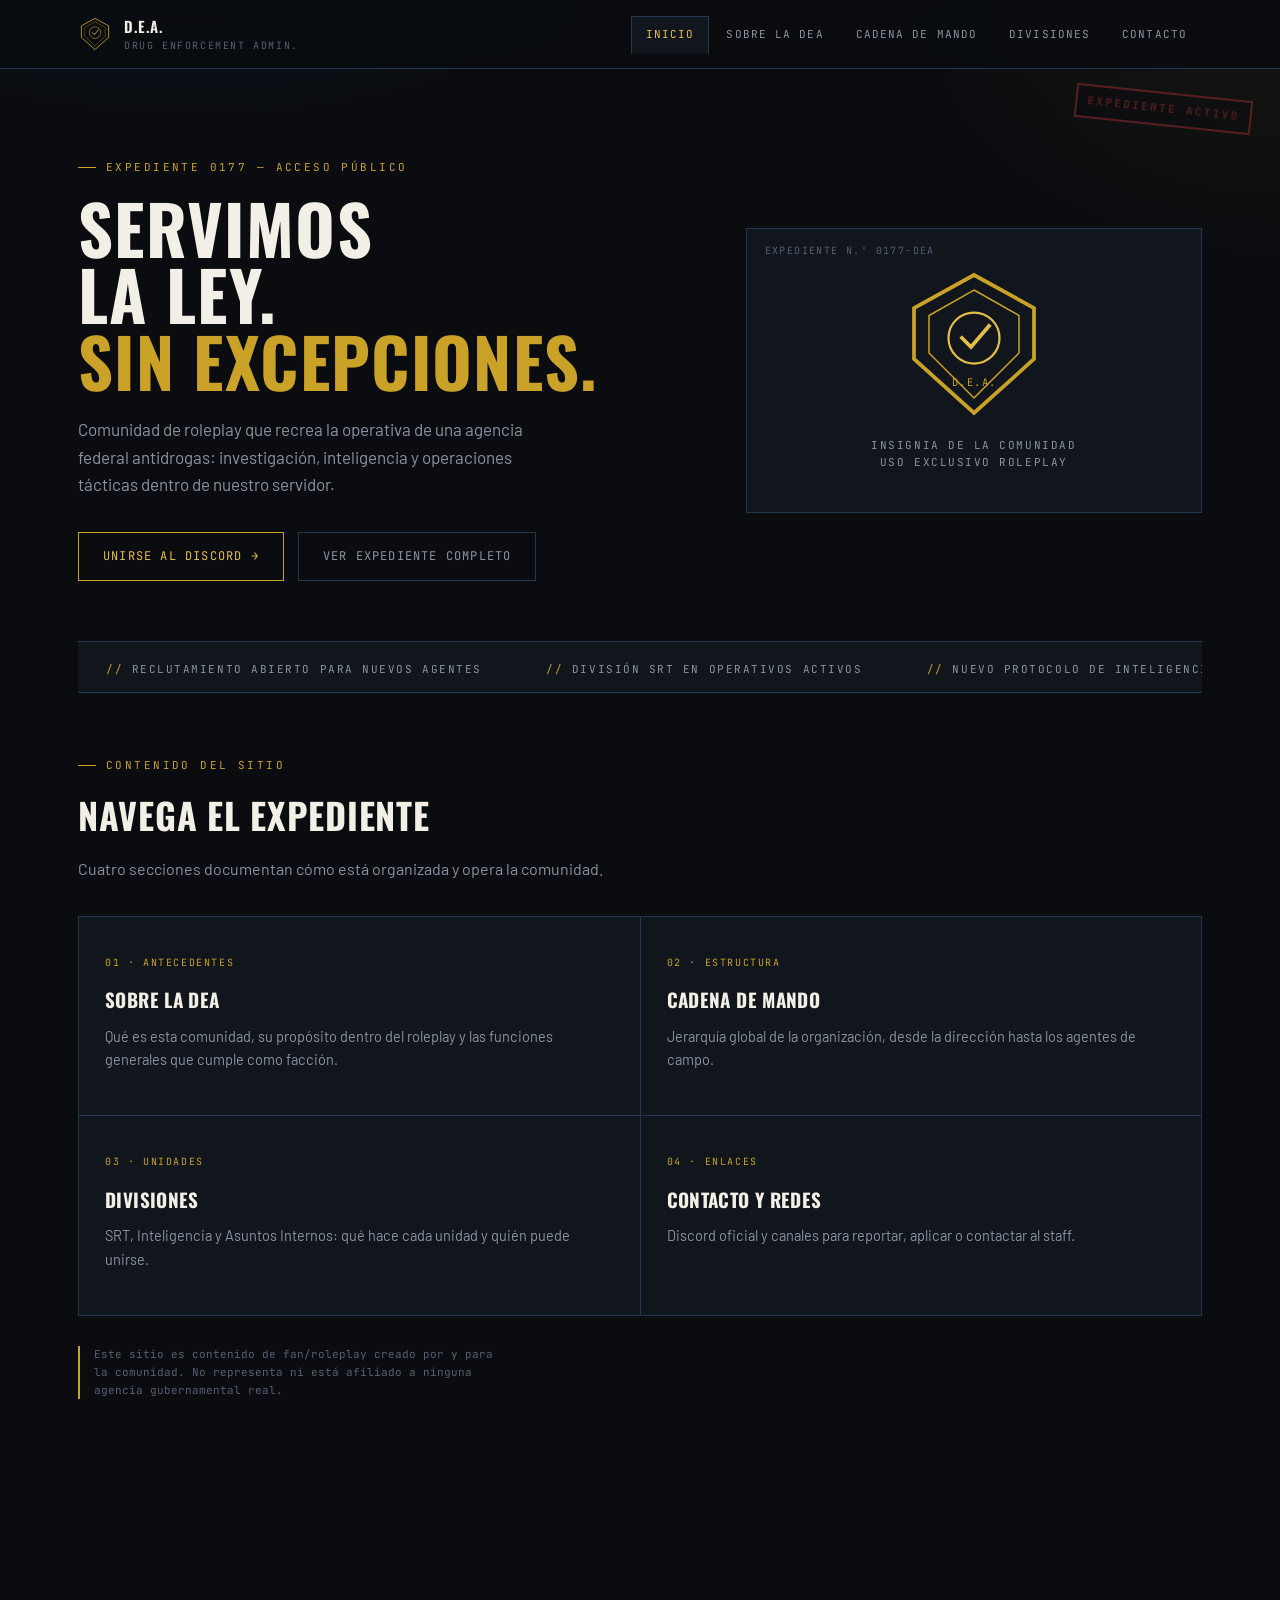
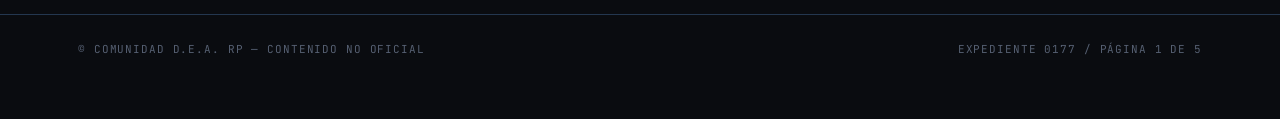
<file: index.html>
<!DOCTYPE html>
<html lang="es">
<head>
<meta charset="UTF-8">
<meta name="viewport" content="width=device-width, initial-scale=1.0">
<title>D.E.A. | Drug Enforcement Administration — Comunidad de Roleplay</title>
<link rel="stylesheet" href="style.css">
</head>
<body>

<div class="stamp">EXPEDIENTE ACTIVO</div>

<header class="topbar">
  <div class="topbar-inner">
    <a href="index.html" class="brand">
      <svg class="brand-badge" viewBox="0 0 100 100" xmlns="http://www.w3.org/2000/svg">
        <polygon points="50,4 90,26 90,60 50,96 10,60 10,26" fill="none" stroke="#c9a227" stroke-width="2.5"/>
        <polygon points="50,14 80,31 80,56 50,86 20,56 20,31" fill="none" stroke="#c9a227" stroke-width="1"/>
        <circle cx="50" cy="46" r="17" fill="none" stroke="#e3bd48" stroke-width="1.5"/>
        <path d="M42 46 L48 52 L60 38" fill="none" stroke="#e3bd48" stroke-width="2.5" stroke-linecap="square" stroke-linejoin="miter"/>
      </svg>
      <span class="brand-text">
        <span class="line1" style="display:block;">D.E.A.</span>
        <span class="line2" style="display:block;">DRUG ENFORCEMENT ADMIN.</span>
      </span>
    </a>
    <nav class="tabs">
      <a href="index.html" class="active">Inicio</a>
      <a href="sobre.html">Sobre la DEA</a>
      <a href="cadena-mando.html">Cadena de Mando</a>
      <a href="divisiones.html">Divisiones</a>
      <a href="contacto.html">Contacto</a>
    </nav>
  </div>
</header>

<div class="shell">

  <section class="hero">
    <div>
      <span class="eyebrow">Expediente 0177 — Acceso Público</span>
      <h1>Servimos<br>la ley.<br><span>Sin excepciones.</span></h1>
      <p class="lead">Comunidad de roleplay que recrea la operativa de una agencia federal antidrogas: investigación, inteligencia y operaciones tácticas dentro de nuestro servidor.</p>
      <div class="hero-actions">
        <a href="https://discord.gg/jq3ZECNjwX" class="btn" target="_blank" rel="noopener">Unirse al Discord →</a>
        <a href="sobre.html" class="btn ghost">Ver expediente completo</a>
      </div>
    </div>

    <div class="hero-badge-panel">
      <svg viewBox="0 0 100 100" xmlns="http://www.w3.org/2000/svg">
        <polygon points="50,4 90,26 90,60 50,96 10,60 10,26" fill="none" stroke="#c9a227" stroke-width="2.5"/>
        <polygon points="50,14 80,31 80,56 50,86 20,56 20,31" fill="none" stroke="#c9a227" stroke-width="1"/>
        <circle cx="50" cy="46" r="17" fill="none" stroke="#e3bd48" stroke-width="1.5"/>
        <path d="M42 46 L48 52 L60 38" fill="none" stroke="#e3bd48" stroke-width="2.5" stroke-linecap="square" stroke-linejoin="miter"/>
        <text x="50" y="78" text-anchor="middle" font-family="JetBrains Mono, monospace" font-size="7" fill="#c9a227" letter-spacing="1">D.E.A.</text>
      </svg>
      <div class="hero-badge-caption">INSIGNIA DE LA COMUNIDAD<br>USO EXCLUSIVO ROLEPLAY</div>
    </div>
  </section>

  <div class="ticker">
    <div class="ticker-track">
      <span>RECLUTAMIENTO ABIERTO PARA NUEVOS AGENTES</span>
      <span>DIVISIÓN SRT EN OPERATIVOS ACTIVOS</span>
      <span>NUEVO PROTOCOLO DE INTELIGENCIA DISPONIBLE</span>
      <span>ASUNTOS INTERNOS REVISA CASOS PENDIENTES</span>
      <span>RECLUTAMIENTO ABIERTO PARA NUEVOS AGENTES</span>
      <span>DIVISIÓN SRT EN OPERATIVOS ACTIVOS</span>
      <span>NUEVO PROTOCOLO DE INTELIGENCIA DISPONIBLE</span>
      <span>ASUNTOS INTERNOS REVISA CASOS PENDIENTES</span>
    </div>
  </div>

  <section class="section">
    <div class="section-head">
      <span class="eyebrow">Contenido del sitio</span>
      <h2>Navega el expediente</h2>
      <p>Cuatro secciones documentan cómo está organizada y opera la comunidad.</p>
    </div>

    <div class="grid-2">
      <a href="sobre.html" class="card" style="display:block;">
        <span class="tag">01 · Antecedentes</span>
        <h3>Sobre la DEA</h3>
        <p>Qué es esta comunidad, su propósito dentro del roleplay y las funciones generales que cumple como facción.</p>
      </a>
      <a href="cadena-mando.html" class="card" style="display:block;">
        <span class="tag">02 · Estructura</span>
        <h3>Cadena de mando</h3>
        <p>Jerarquía global de la organización, desde la dirección hasta los agentes de campo.</p>
      </a>
      <a href="divisiones.html" class="card" style="display:block;">
        <span class="tag">03 · Unidades</span>
        <h3>Divisiones</h3>
        <p>SRT, Inteligencia y Asuntos Internos: qué hace cada unidad y quién puede unirse.</p>
      </a>
      <a href="contacto.html" class="card" style="display:block;">
        <span class="tag">04 · Enlaces</span>
        <h3>Contacto y redes</h3>
        <p>Discord oficial y canales para reportar, aplicar o contactar al staff.</p>
      </a>
    </div>

    <p class="kicker-note">Este sitio es contenido de fan/roleplay creado por y para la comunidad. No representa ni está afiliado a ninguna agencia gubernamental real.</p>
  </section>

</div>

<footer>
  <div class="footer-inner">
    <span>© COMUNIDAD D.E.A. RP — CONTENIDO NO OFICIAL</span>
    <span>EXPEDIENTE 0177 / PÁGINA 1 DE 5</span>
  </div>
</footer>

</body>
</html>
</file>
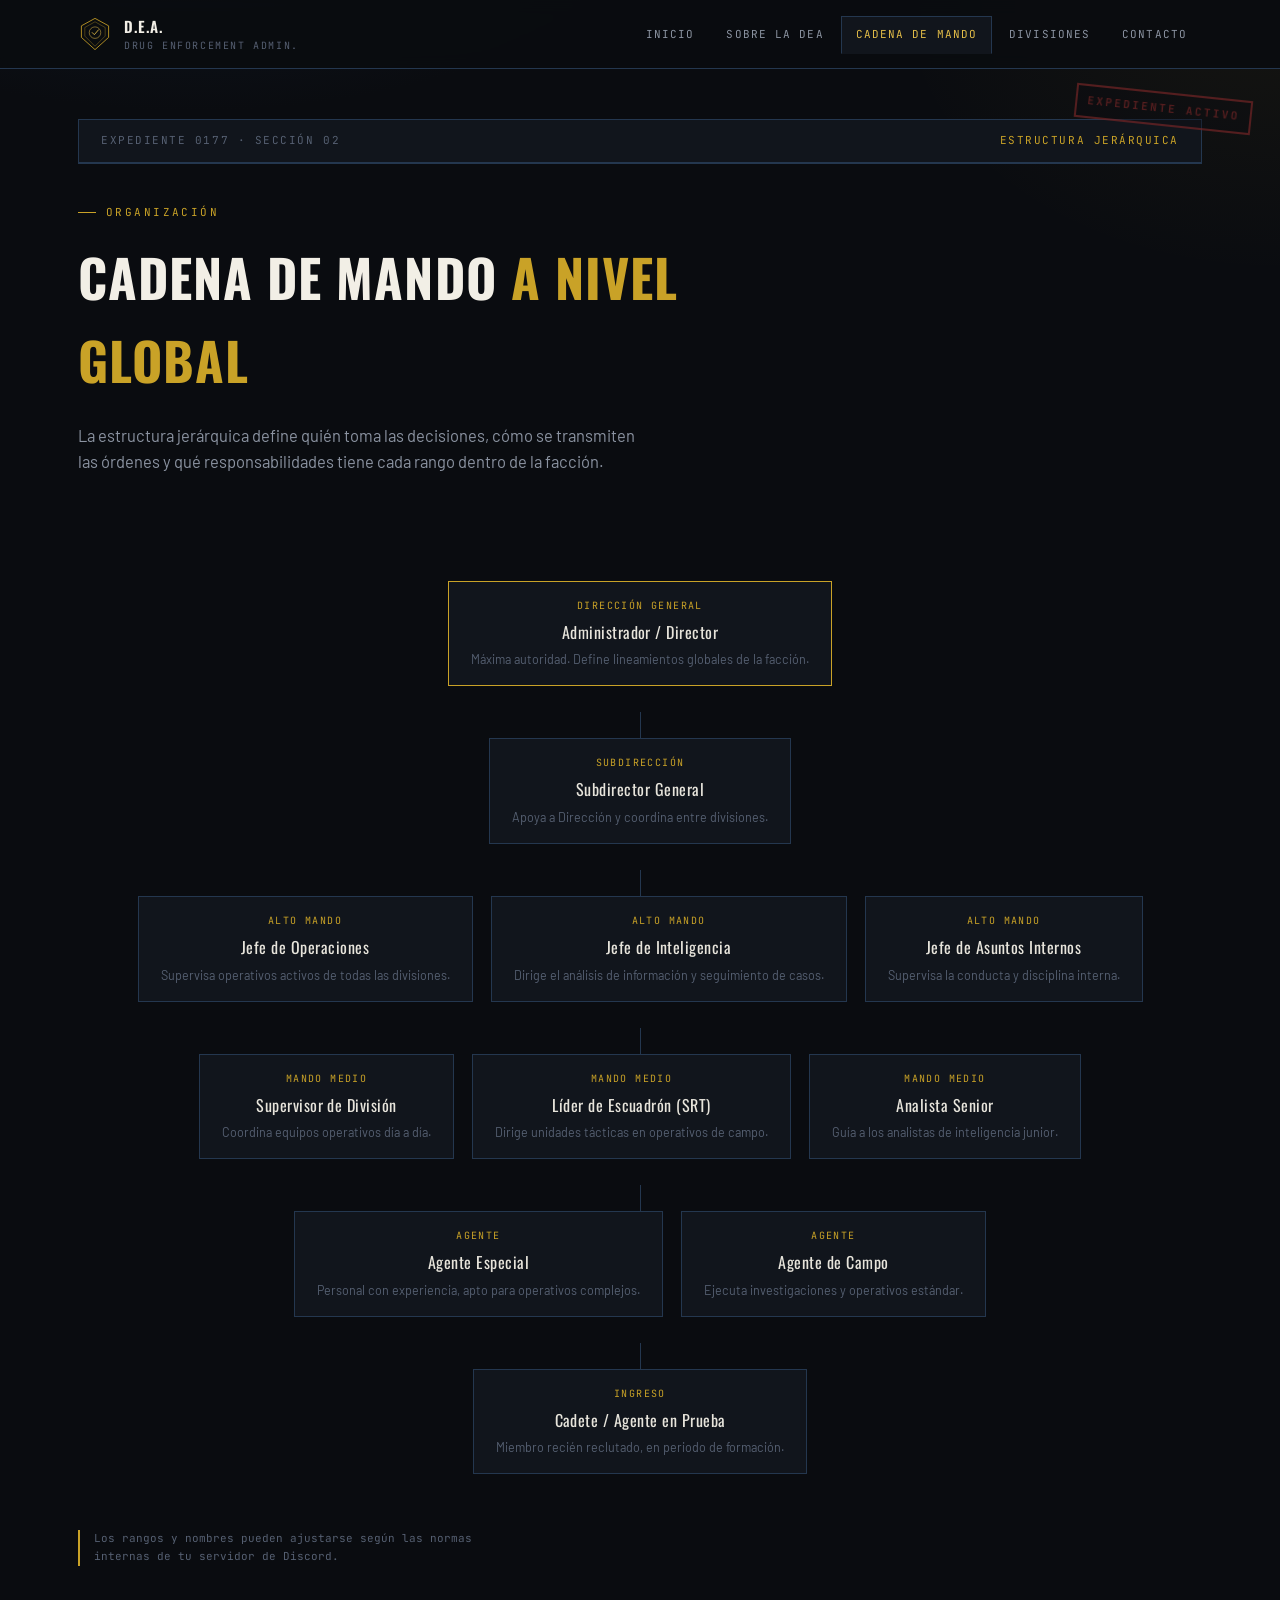
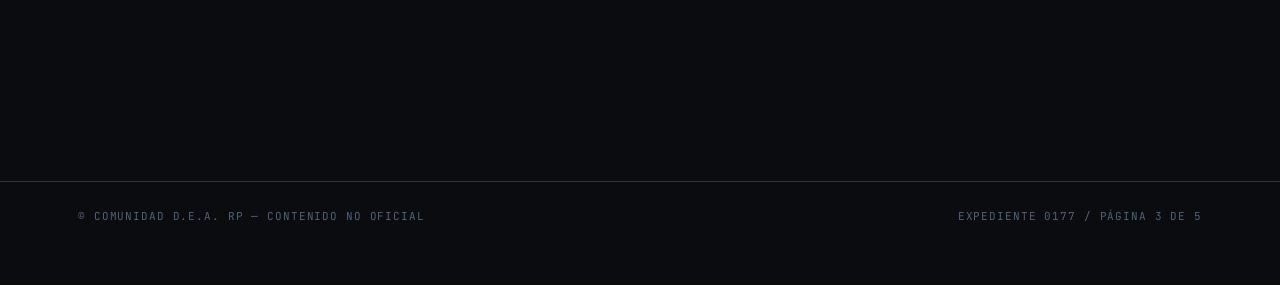
<file: cadena-mando.html>
<!DOCTYPE html>
<html lang="es">
<head>
<meta charset="UTF-8">
<meta name="viewport" content="width=device-width, initial-scale=1.0">
<title>Cadena de Mando | D.E.A. Comunidad de Roleplay</title>
<link rel="stylesheet" href="style.css">
</head>
<body>

<div class="stamp">EXPEDIENTE ACTIVO</div>

<header class="topbar">
  <div class="topbar-inner">
    <a href="index.html" class="brand">
      <svg class="brand-badge" viewBox="0 0 100 100" xmlns="http://www.w3.org/2000/svg">
        <polygon points="50,4 90,26 90,60 50,96 10,60 10,26" fill="none" stroke="#c9a227" stroke-width="2.5"/>
        <polygon points="50,14 80,31 80,56 50,86 20,56 20,31" fill="none" stroke="#c9a227" stroke-width="1"/>
        <circle cx="50" cy="46" r="17" fill="none" stroke="#e3bd48" stroke-width="1.5"/>
        <path d="M42 46 L48 52 L60 38" fill="none" stroke="#e3bd48" stroke-width="2.5" stroke-linecap="square" stroke-linejoin="miter"/>
      </svg>
      <span class="brand-text">
        <span class="line1" style="display:block;">D.E.A.</span>
        <span class="line2" style="display:block;">DRUG ENFORCEMENT ADMIN.</span>
      </span>
    </a>
    <nav class="tabs">
      <a href="index.html">Inicio</a>
      <a href="sobre.html">Sobre la DEA</a>
      <a href="cadena-mando.html" class="active">Cadena de Mando</a>
      <a href="divisiones.html">Divisiones</a>
      <a href="contacto.html">Contacto</a>
    </nav>
  </div>
</header>

<div class="shell">

  <div class="case-file" style="margin-top: 50px;">
    <div class="case-file-header">
      <span>EXPEDIENTE 0177 · SECCIÓN 02</span>
      <span class="status">ESTRUCTURA JERÁRQUICA</span>
    </div>
  </div>

  <section class="section" style="padding-top:40px;">
    <span class="eyebrow">Organización</span>
    <h1 style="font-size:clamp(32px,4.4vw,52px); margin-top:14px; max-width:22ch;">Cadena de mando <span style="color:var(--gold);">a nivel global</span></h1>
    <p style="color:var(--text-dim); max-width:64ch; margin-top:20px; font-size:16.5px;">
      La estructura jerárquica define quién toma las decisiones, cómo se transmiten las órdenes y qué responsabilidades tiene cada rango dentro de la facción.
    </p>
  </section>

  <section class="section" style="padding-top:0;">
    <div class="org-chart">

      <div class="org-tier">
        <div class="org-node top">
          <div class="role">Dirección General</div>
          <div class="name">Administrador / Director</div>
          <div class="desc">Máxima autoridad. Define lineamientos globales de la facción.</div>
        </div>
      </div>

      <div class="org-tier">
        <div class="org-node">
          <div class="role">Subdirección</div>
          <div class="name">Subdirector General</div>
          <div class="desc">Apoya a Dirección y coordina entre divisiones.</div>
        </div>
      </div>

      <div class="org-tier">
        <div class="org-node">
          <div class="role">Alto Mando</div>
          <div class="name">Jefe de Operaciones</div>
          <div class="desc">Supervisa operativos activos de todas las divisiones.</div>
        </div>
        <div class="org-node">
          <div class="role">Alto Mando</div>
          <div class="name">Jefe de Inteligencia</div>
          <div class="desc">Dirige el análisis de información y seguimiento de casos.</div>
        </div>
        <div class="org-node">
          <div class="role">Alto Mando</div>
          <div class="name">Jefe de Asuntos Internos</div>
          <div class="desc">Supervisa la conducta y disciplina interna.</div>
        </div>
      </div>

      <div class="org-tier">
        <div class="org-node">
          <div class="role">Mando Medio</div>
          <div class="name">Supervisor de División</div>
          <div class="desc">Coordina equipos operativos día a día.</div>
        </div>
        <div class="org-node">
          <div class="role">Mando Medio</div>
          <div class="name">Líder de Escuadrón (SRT)</div>
          <div class="desc">Dirige unidades tácticas en operativos de campo.</div>
        </div>
        <div class="org-node">
          <div class="role">Mando Medio</div>
          <div class="name">Analista Senior</div>
          <div class="desc">Guía a los analistas de inteligencia junior.</div>
        </div>
      </div>

      <div class="org-tier">
        <div class="org-node">
          <div class="role">Agente</div>
          <div class="name">Agente Especial</div>
          <div class="desc">Personal con experiencia, apto para operativos complejos.</div>
        </div>
        <div class="org-node">
          <div class="role">Agente</div>
          <div class="name">Agente de Campo</div>
          <div class="desc">Ejecuta investigaciones y operativos estándar.</div>
        </div>
      </div>

      <div class="org-tier">
        <div class="org-node">
          <div class="role">Ingreso</div>
          <div class="name">Cadete / Agente en Prueba</div>
          <div class="desc">Miembro recién reclutado, en periodo de formación.</div>
        </div>
      </div>

    </div>

    <p class="kicker-note">Los rangos y nombres pueden ajustarse según las normas internas de tu servidor de Discord.</p>
  </section>

</div>

<footer>
  <div class="footer-inner">
    <span>© COMUNIDAD D.E.A. RP — CONTENIDO NO OFICIAL</span>
    <span>EXPEDIENTE 0177 / PÁGINA 3 DE 5</span>
  </div>
</footer>

</body>
</html>
</file>
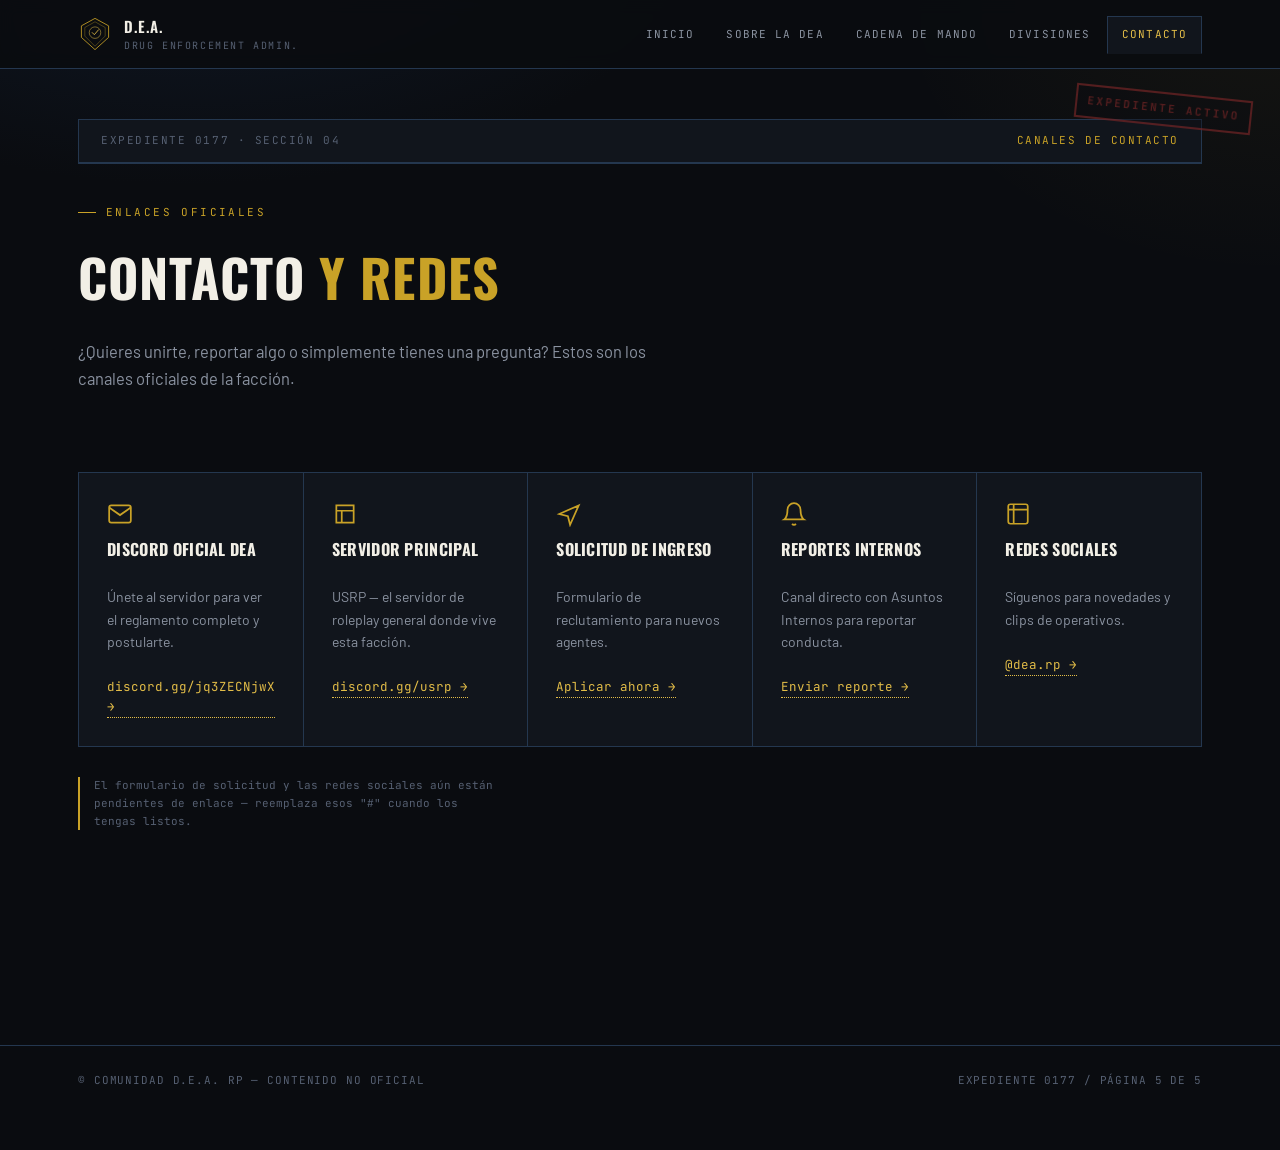
<file: contacto.html>
<!DOCTYPE html>
<html lang="es">
<head>
<meta charset="UTF-8">
<meta name="viewport" content="width=device-width, initial-scale=1.0">
<title>Contacto | D.E.A. Comunidad de Roleplay</title>
<link rel="stylesheet" href="style.css">
</head>
<body>

<div class="stamp">EXPEDIENTE ACTIVO</div>

<header class="topbar">
  <div class="topbar-inner">
    <a href="index.html" class="brand">
      <svg class="brand-badge" viewBox="0 0 100 100" xmlns="http://www.w3.org/2000/svg">
        <polygon points="50,4 90,26 90,60 50,96 10,60 10,26" fill="none" stroke="#c9a227" stroke-width="2.5"/>
        <polygon points="50,14 80,31 80,56 50,86 20,56 20,31" fill="none" stroke="#c9a227" stroke-width="1"/>
        <circle cx="50" cy="46" r="17" fill="none" stroke="#e3bd48" stroke-width="1.5"/>
        <path d="M42 46 L48 52 L60 38" fill="none" stroke="#e3bd48" stroke-width="2.5" stroke-linecap="square" stroke-linejoin="miter"/>
      </svg>
      <span class="brand-text">
        <span class="line1" style="display:block;">D.E.A.</span>
        <span class="line2" style="display:block;">DRUG ENFORCEMENT ADMIN.</span>
      </span>
    </a>
    <nav class="tabs">
      <a href="index.html">Inicio</a>
      <a href="sobre.html">Sobre la DEA</a>
      <a href="cadena-mando.html">Cadena de Mando</a>
      <a href="divisiones.html">Divisiones</a>
      <a href="contacto.html" class="active">Contacto</a>
    </nav>
  </div>
</header>

<div class="shell">

  <div class="case-file" style="margin-top: 50px;">
    <div class="case-file-header">
      <span>EXPEDIENTE 0177 · SECCIÓN 04</span>
      <span class="status">CANALES DE CONTACTO</span>
    </div>
  </div>

  <section class="section" style="padding-top:40px;">
    <span class="eyebrow">Enlaces oficiales</span>
    <h1 style="font-size:clamp(32px,4.4vw,52px); margin-top:14px; max-width:20ch;">Contacto <span style="color:var(--gold);">y redes</span></h1>
    <p style="color:var(--text-dim); max-width:64ch; margin-top:20px; font-size:16.5px;">
      ¿Quieres unirte, reportar algo o simplemente tienes una pregunta? Estos son los canales oficiales de la facción.
    </p>
  </section>

  <section class="section" style="padding-top:0;">
    <div class="contact-grid">

      <div class="contact-card">
        <svg class="icon" viewBox="0 0 24 24" fill="none" stroke="currentColor" stroke-width="1.6" xmlns="http://www.w3.org/2000/svg">
          <path d="M20 4L4 4a2 2 0 00-2 2v12a2 2 0 002 2h16a2 2 0 002-2V6a2 2 0 00-2-2z"/>
          <path d="M22 6l-10 7L2 6"/>
        </svg>
        <h3>Discord oficial DEA</h3>
        <p style="color:var(--text-dim); font-size:14px;">Únete al servidor para ver el reglamento completo y postularte.</p>
        <a href="https://discord.gg/jq3ZECNjwX" class="link" target="_blank" rel="noopener">discord.gg/jq3ZECNjwX →</a>
      </div>

      <div class="contact-card">
        <svg class="icon" viewBox="0 0 24 24" fill="none" stroke="currentColor" stroke-width="1.6" xmlns="http://www.w3.org/2000/svg">
          <path d="M4 4h16v16H4z"/>
          <path d="M4 9h16M9 9v11"/>
        </svg>
        <h3>Servidor Principal</h3>
        <p style="color:var(--text-dim); font-size:14px;">USRP — el servidor de roleplay general donde vive esta facción.</p>
        <a href="https://discord.gg/usrp" class="link" target="_blank" rel="noopener">discord.gg/usrp →</a>
      </div>

      <div class="contact-card">
        <svg class="icon" viewBox="0 0 24 24" fill="none" stroke="currentColor" stroke-width="1.6" xmlns="http://www.w3.org/2000/svg">
          <path d="M3 12l18-8-8 18-2-8-8-2z"/>
        </svg>
        <h3>Solicitud de ingreso</h3>
        <p style="color:var(--text-dim); font-size:14px;">Formulario de reclutamiento para nuevos agentes.</p>
        <a href="#" class="link">Aplicar ahora →</a>
      </div>

      <div class="contact-card">
        <svg class="icon" viewBox="0 0 24 24" fill="none" stroke="currentColor" stroke-width="1.6" xmlns="http://www.w3.org/2000/svg">
          <path d="M18 8a6 6 0 00-12 0c0 7-3 9-3 9h18s-3-2-3-9"/>
          <path d="M13.73 21a2 2 0 01-3.46 0"/>
        </svg>
        <h3>Reportes internos</h3>
        <p style="color:var(--text-dim); font-size:14px;">Canal directo con Asuntos Internos para reportar conducta.</p>
        <a href="#" class="link">Enviar reporte →</a>
      </div>

      <div class="contact-card">
        <svg class="icon" viewBox="0 0 24 24" fill="none" stroke="currentColor" stroke-width="1.6" xmlns="http://www.w3.org/2000/svg">
          <rect x="3" y="3" width="18" height="18" rx="2"/>
          <path d="M8 3v18M3 8h18"/>
        </svg>
        <h3>Redes sociales</h3>
        <p style="color:var(--text-dim); font-size:14px;">Síguenos para novedades y clips de operativos.</p>
        <a href="#" class="link">@dea.rp →</a>
      </div>

    </div>

    <p class="kicker-note">El formulario de solicitud y las redes sociales aún están pendientes de enlace — reemplaza esos "#" cuando los tengas listos.</p>
  </section>

</div>

<footer>
  <div class="footer-inner">
    <span>© COMUNIDAD D.E.A. RP — CONTENIDO NO OFICIAL</span>
    <span>EXPEDIENTE 0177 / PÁGINA 5 DE 5</span>
  </div>
</footer>

</body>
</html>
</file>
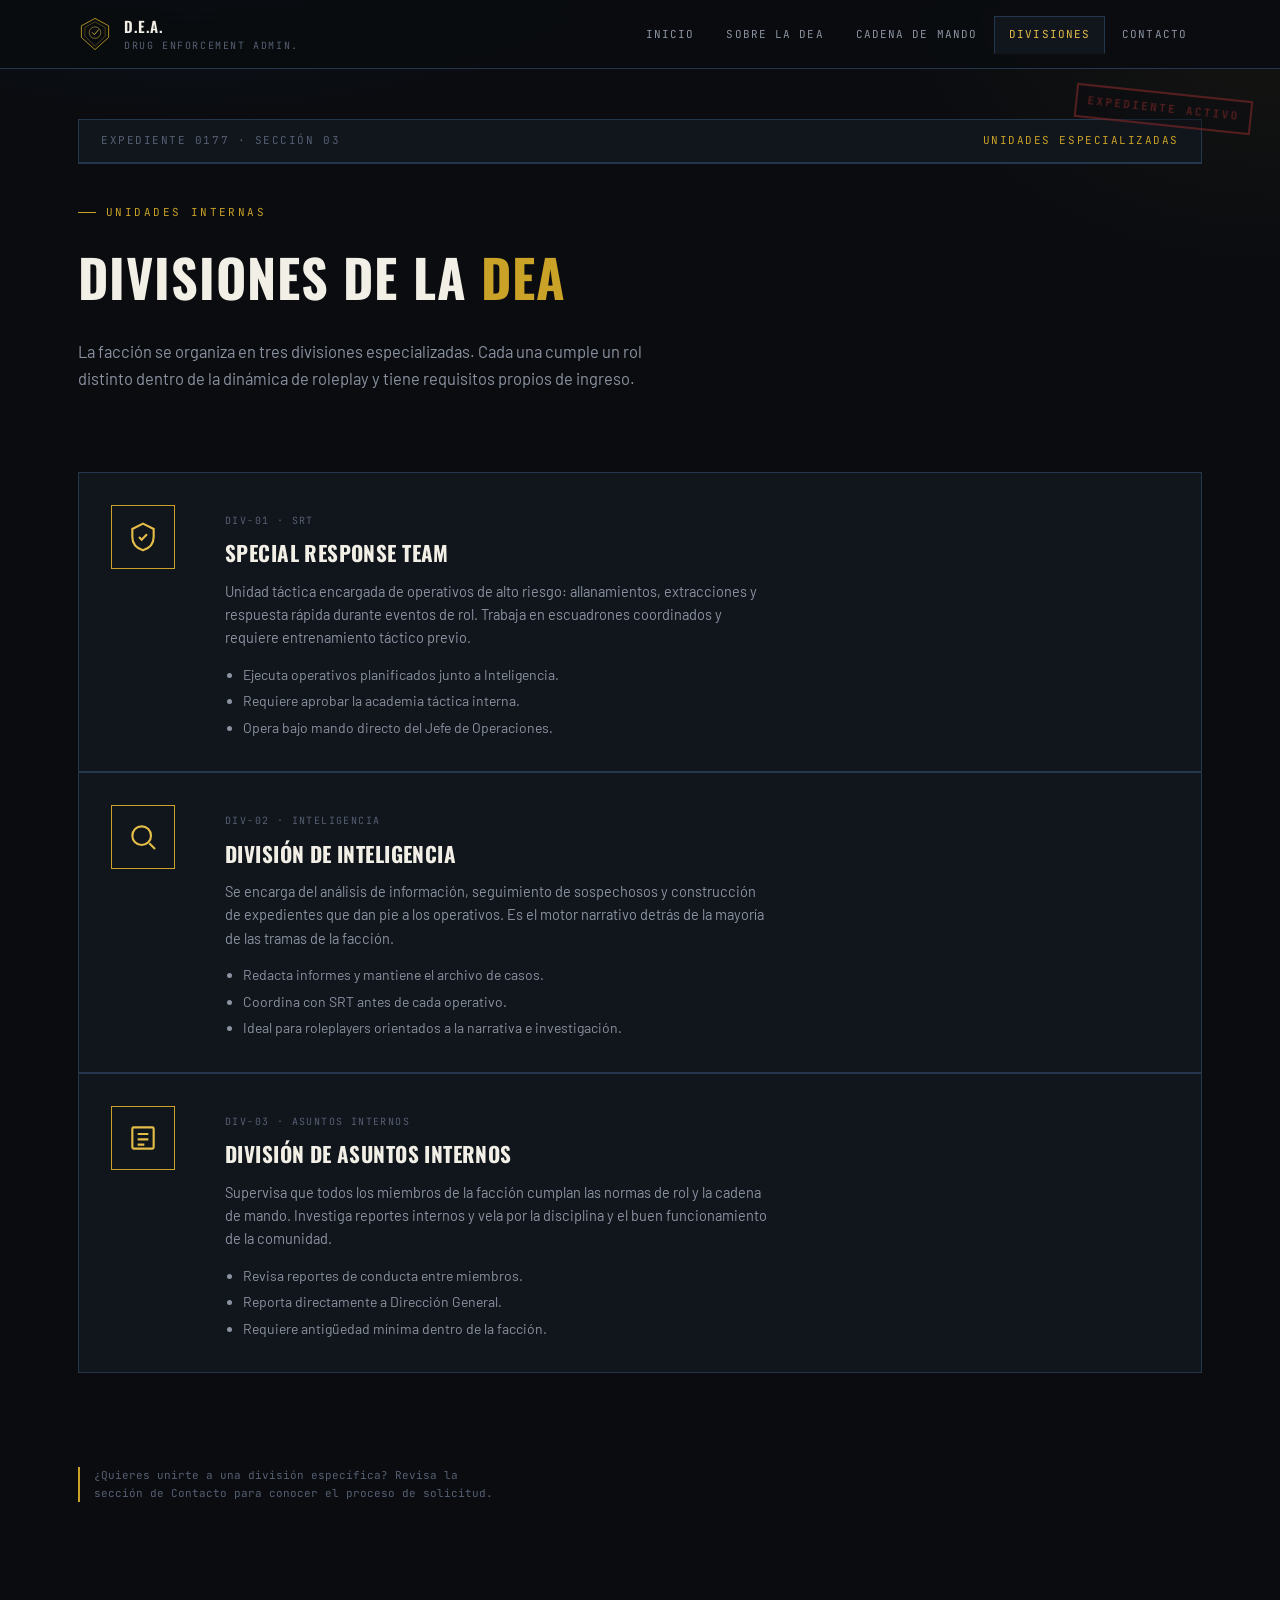
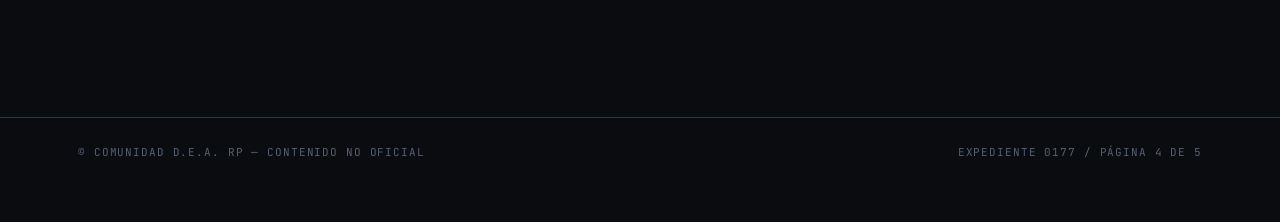
<file: divisiones.html>
<!DOCTYPE html>
<html lang="es">
<head>
<meta charset="UTF-8">
<meta name="viewport" content="width=device-width, initial-scale=1.0">
<title>Divisiones | D.E.A. Comunidad de Roleplay</title>
<link rel="stylesheet" href="style.css">
</head>
<body>

<div class="stamp">EXPEDIENTE ACTIVO</div>

<header class="topbar">
  <div class="topbar-inner">
    <a href="index.html" class="brand">
      <svg class="brand-badge" viewBox="0 0 100 100" xmlns="http://www.w3.org/2000/svg">
        <polygon points="50,4 90,26 90,60 50,96 10,60 10,26" fill="none" stroke="#c9a227" stroke-width="2.5"/>
        <polygon points="50,14 80,31 80,56 50,86 20,56 20,31" fill="none" stroke="#c9a227" stroke-width="1"/>
        <circle cx="50" cy="46" r="17" fill="none" stroke="#e3bd48" stroke-width="1.5"/>
        <path d="M42 46 L48 52 L60 38" fill="none" stroke="#e3bd48" stroke-width="2.5" stroke-linecap="square" stroke-linejoin="miter"/>
      </svg>
      <span class="brand-text">
        <span class="line1" style="display:block;">D.E.A.</span>
        <span class="line2" style="display:block;">DRUG ENFORCEMENT ADMIN.</span>
      </span>
    </a>
    <nav class="tabs">
      <a href="index.html">Inicio</a>
      <a href="sobre.html">Sobre la DEA</a>
      <a href="cadena-mando.html">Cadena de Mando</a>
      <a href="divisiones.html" class="active">Divisiones</a>
      <a href="contacto.html">Contacto</a>
    </nav>
  </div>
</header>

<div class="shell">

  <div class="case-file" style="margin-top: 50px;">
    <div class="case-file-header">
      <span>EXPEDIENTE 0177 · SECCIÓN 03</span>
      <span class="status">UNIDADES ESPECIALIZADAS</span>
    </div>
  </div>

  <section class="section" style="padding-top:40px;">
    <span class="eyebrow">Unidades internas</span>
    <h1 style="font-size:clamp(32px,4.4vw,52px); margin-top:14px; max-width:20ch;">Divisiones de la <span style="color:var(--gold);">DEA</span></h1>
    <p style="color:var(--text-dim); max-width:64ch; margin-top:20px; font-size:16.5px;">
      La facción se organiza en tres divisiones especializadas. Cada una cumple un rol distinto dentro de la dinámica de roleplay y tiene requisitos propios de ingreso.
    </p>
  </section>

  <section class="section" style="padding-top:0; display:flex; flex-direction:column; gap:0;">

    <div class="division" style="border-bottom:none;">
      <div class="division-icon">
        <svg viewBox="0 0 24 24" fill="none" stroke="#e3bd48" stroke-width="1.6" xmlns="http://www.w3.org/2000/svg">
          <path d="M12 2l8 4v6c0 5-3.5 8.5-8 10-4.5-1.5-8-5-8-10V6l8-4z"/>
          <path d="M9 12l2 2 4-4"/>
        </svg>
      </div>
      <div>
        <span class="code mono">DIV-01 · SRT</span>
        <h3>Special Response Team</h3>
        <p>Unidad táctica encargada de operativos de alto riesgo: allanamientos, extracciones y respuesta rápida durante eventos de rol. Trabaja en escuadrones coordinados y requiere entrenamiento táctico previo.</p>
        <ul>
          <li>Ejecuta operativos planificados junto a Inteligencia.</li>
          <li>Requiere aprobar la academia táctica interna.</li>
          <li>Opera bajo mando directo del Jefe de Operaciones.</li>
        </ul>
      </div>
    </div>

    <div class="divider"></div>

    <div class="division" style="border-bottom:none;">
      <div class="division-icon">
        <svg viewBox="0 0 24 24" fill="none" stroke="#e3bd48" stroke-width="1.6" xmlns="http://www.w3.org/2000/svg">
          <circle cx="11" cy="11" r="7"/>
          <path d="M21 21l-4.3-4.3"/>
        </svg>
      </div>
      <div>
        <span class="code mono">DIV-02 · INTELIGENCIA</span>
        <h3>División de Inteligencia</h3>
        <p>Se encarga del análisis de información, seguimiento de sospechosos y construcción de expedientes que dan pie a los operativos. Es el motor narrativo detrás de la mayoría de las tramas de la facción.</p>
        <ul>
          <li>Redacta informes y mantiene el archivo de casos.</li>
          <li>Coordina con SRT antes de cada operativo.</li>
          <li>Ideal para roleplayers orientados a la narrativa e investigación.</li>
        </ul>
      </div>
    </div>

    <div class="divider"></div>

    <div class="division">
      <div class="division-icon">
        <svg viewBox="0 0 24 24" fill="none" stroke="#e3bd48" stroke-width="1.6" xmlns="http://www.w3.org/2000/svg">
          <rect x="4" y="4" width="16" height="16" rx="1"/>
          <path d="M8 9h8M8 13h8M8 17h5"/>
        </svg>
      </div>
      <div>
        <span class="code mono">DIV-03 · ASUNTOS INTERNOS</span>
        <h3>División de Asuntos Internos</h3>
        <p>Supervisa que todos los miembros de la facción cumplan las normas de rol y la cadena de mando. Investiga reportes internos y vela por la disciplina y el buen funcionamiento de la comunidad.</p>
        <ul>
          <li>Revisa reportes de conducta entre miembros.</li>
          <li>Reporta directamente a Dirección General.</li>
          <li>Requiere antigüedad mínima dentro de la facción.</li>
        </ul>
      </div>
    </div>

  </section>

  <section class="section" style="padding-top:0;">
    <p class="kicker-note">¿Quieres unirte a una división específica? Revisa la sección de Contacto para conocer el proceso de solicitud.</p>
  </section>

</div>

<footer>
  <div class="footer-inner">
    <span>© COMUNIDAD D.E.A. RP — CONTENIDO NO OFICIAL</span>
    <span>EXPEDIENTE 0177 / PÁGINA 4 DE 5</span>
  </div>
</footer>

</body>
</html>
</file>
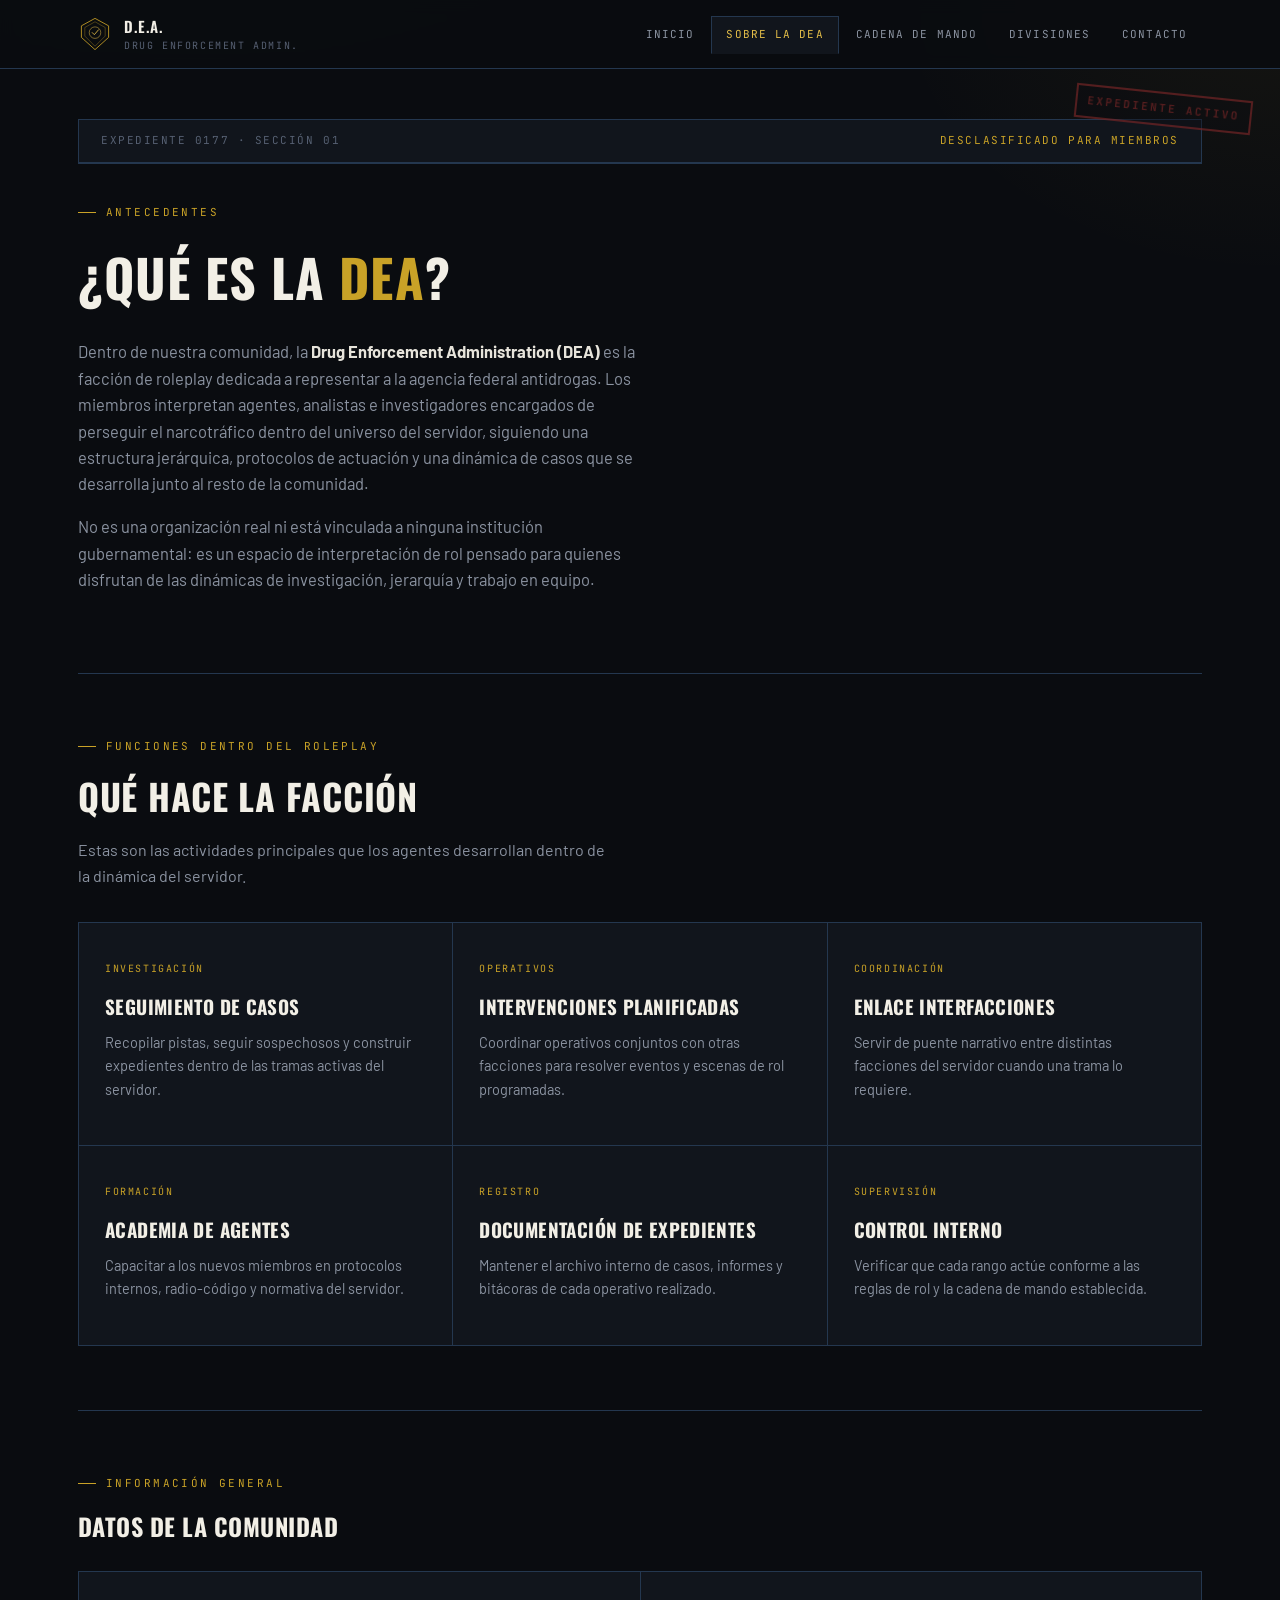
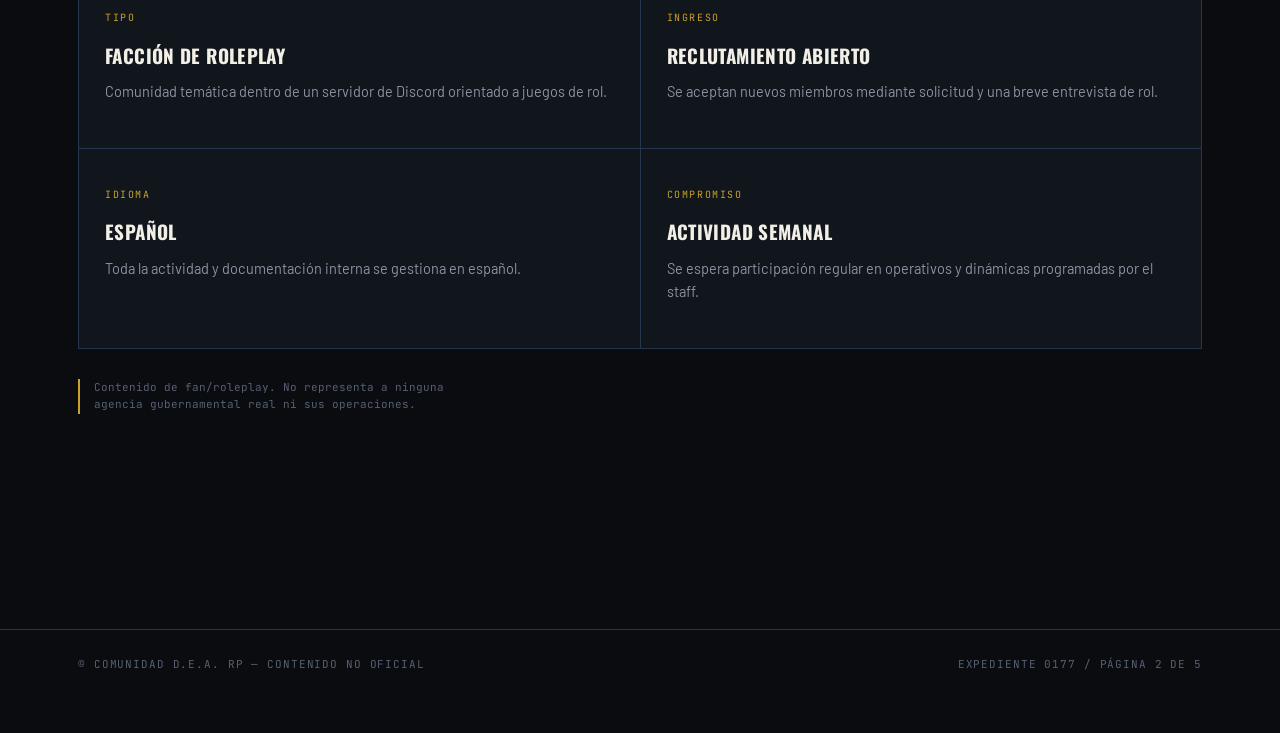
<file: sobre.html>
<!DOCTYPE html>
<html lang="es">
<head>
<meta charset="UTF-8">
<meta name="viewport" content="width=device-width, initial-scale=1.0">
<title>Sobre la DEA | D.E.A. Comunidad de Roleplay</title>
<link rel="stylesheet" href="style.css">
</head>
<body>

<div class="stamp">EXPEDIENTE ACTIVO</div>

<header class="topbar">
  <div class="topbar-inner">
    <a href="index.html" class="brand">
      <svg class="brand-badge" viewBox="0 0 100 100" xmlns="http://www.w3.org/2000/svg">
        <polygon points="50,4 90,26 90,60 50,96 10,60 10,26" fill="none" stroke="#c9a227" stroke-width="2.5"/>
        <polygon points="50,14 80,31 80,56 50,86 20,56 20,31" fill="none" stroke="#c9a227" stroke-width="1"/>
        <circle cx="50" cy="46" r="17" fill="none" stroke="#e3bd48" stroke-width="1.5"/>
        <path d="M42 46 L48 52 L60 38" fill="none" stroke="#e3bd48" stroke-width="2.5" stroke-linecap="square" stroke-linejoin="miter"/>
      </svg>
      <span class="brand-text">
        <span class="line1" style="display:block;">D.E.A.</span>
        <span class="line2" style="display:block;">DRUG ENFORCEMENT ADMIN.</span>
      </span>
    </a>
    <nav class="tabs">
      <a href="index.html">Inicio</a>
      <a href="sobre.html" class="active">Sobre la DEA</a>
      <a href="cadena-mando.html">Cadena de Mando</a>
      <a href="divisiones.html">Divisiones</a>
      <a href="contacto.html">Contacto</a>
    </nav>
  </div>
</header>

<div class="shell">

  <div class="case-file" style="margin-top: 50px;">
    <div class="case-file-header">
      <span>EXPEDIENTE 0177 · SECCIÓN 01</span>
      <span class="status">DESCLASIFICADO PARA MIEMBROS</span>
    </div>
  </div>

  <section class="section" style="padding-top:40px;">
    <span class="eyebrow">Antecedentes</span>
    <h1 style="font-size:clamp(32px,4.4vw,52px); margin-top:14px; max-width:20ch;">¿Qué es la <span style="color:var(--gold);">DEA</span>?</h1>
    <p style="color:var(--text-dim); max-width:64ch; margin-top:20px; font-size:16.5px;">
      Dentro de nuestra comunidad, la <strong style="color:var(--text);">Drug Enforcement Administration (DEA)</strong> es la facción de roleplay dedicada a representar a la agencia federal antidrogas. Los miembros interpretan agentes, analistas e investigadores encargados de perseguir el narcotráfico dentro del universo del servidor, siguiendo una estructura jerárquica, protocolos de actuación y una dinámica de casos que se desarrolla junto al resto de la comunidad.
    </p>
    <p style="color:var(--text-dim); max-width:64ch; margin-top:16px; font-size:16.5px;">
      No es una organización real ni está vinculada a ninguna institución gubernamental: es un espacio de interpretación de rol pensado para quienes disfrutan de las dinámicas de investigación, jerarquía y trabajo en equipo.
    </p>
  </section>

  <div class="divider"></div>

  <section class="section">
    <div class="section-head">
      <span class="eyebrow">Funciones dentro del roleplay</span>
      <h2>Qué hace la facción</h2>
      <p>Estas son las actividades principales que los agentes desarrollan dentro de la dinámica del servidor.</p>
    </div>

    <div class="grid-3">
      <div class="card">
        <span class="tag">Investigación</span>
        <h3>Seguimiento de casos</h3>
        <p>Recopilar pistas, seguir sospechosos y construir expedientes dentro de las tramas activas del servidor.</p>
      </div>
      <div class="card">
        <span class="tag">Operativos</span>
        <h3>Intervenciones planificadas</h3>
        <p>Coordinar operativos conjuntos con otras facciones para resolver eventos y escenas de rol programadas.</p>
      </div>
      <div class="card">
        <span class="tag">Coordinación</span>
        <h3>Enlace interfacciones</h3>
        <p>Servir de puente narrativo entre distintas facciones del servidor cuando una trama lo requiere.</p>
      </div>
      <div class="card">
        <span class="tag">Formación</span>
        <h3>Academia de agentes</h3>
        <p>Capacitar a los nuevos miembros en protocolos internos, radio-código y normativa del servidor.</p>
      </div>
      <div class="card">
        <span class="tag">Registro</span>
        <h3>Documentación de expedientes</h3>
        <p>Mantener el archivo interno de casos, informes y bitácoras de cada operativo realizado.</p>
      </div>
      <div class="card">
        <span class="tag">Supervisión</span>
        <h3>Control interno</h3>
        <p>Verificar que cada rango actúe conforme a las reglas de rol y la cadena de mando establecida.</p>
      </div>
    </div>
  </section>

  <div class="divider"></div>

  <section class="section">
    <span class="eyebrow">Información general</span>
    <h2 style="margin-top:14px;">Datos de la comunidad</h2>
    <div class="grid-2" style="margin-top:26px;">
      <div class="card">
        <span class="tag">Tipo</span>
        <h3>Facción de roleplay</h3>
        <p>Comunidad temática dentro de un servidor de Discord orientado a juegos de rol.</p>
      </div>
      <div class="card">
        <span class="tag">Ingreso</span>
        <h3>Reclutamiento abierto</h3>
        <p>Se aceptan nuevos miembros mediante solicitud y una breve entrevista de rol.</p>
      </div>
      <div class="card">
        <span class="tag">Idioma</span>
        <h3>Español</h3>
        <p>Toda la actividad y documentación interna se gestiona en español.</p>
      </div>
      <div class="card">
        <span class="tag">Compromiso</span>
        <h3>Actividad semanal</h3>
        <p>Se espera participación regular en operativos y dinámicas programadas por el staff.</p>
      </div>
    </div>
    <p class="kicker-note">Contenido de fan/roleplay. No representa a ninguna agencia gubernamental real ni sus operaciones.</p>
  </section>

</div>

<footer>
  <div class="footer-inner">
    <span>© COMUNIDAD D.E.A. RP — CONTENIDO NO OFICIAL</span>
    <span>EXPEDIENTE 0177 / PÁGINA 2 DE 5</span>
  </div>
</footer>

</body>
</html>
</file>
<file: style.css>
@import url('https://fonts.googleapis.com/css2?family=Oswald:wght@400;500;600;700&family=JetBrains+Mono:wght@400;500;700&family=Barlow:wght@400;500;600&display=swap');

:root {
  --bg: #0a0c10;
  --bg-panel: #11151c;
  --bg-panel-raised: #161c25;
  --navy: #16263f;
  --navy-line: #24374f;
  --gold: #c9a227;
  --gold-bright: #e3bd48;
  --text: #e7e4db;
  --text-dim: #8b93a1;
  --text-faint: #566072;
  --red: #8f2b2b;
  --red-bright: #b23a3a;
  --radius: 2px;
}

* { box-sizing: border-box; }

html { scroll-behavior: smooth; }

body {
  margin: 0;
  background: var(--bg);
  background-image:
    radial-gradient(ellipse 900px 500px at 15% -10%, rgba(22,38,63,0.55), transparent 60%),
    radial-gradient(ellipse 700px 500px at 100% 0%, rgba(201,162,39,0.06), transparent 55%);
  color: var(--text);
  font-family: 'Barlow', sans-serif;
  font-size: 16px;
  line-height: 1.6;
}

a { color: inherit; text-decoration: none; }

.mono {
  font-family: 'JetBrains Mono', monospace;
  letter-spacing: 0.08em;
}

.eyebrow {
  font-family: 'JetBrains Mono', monospace;
  font-size: 11px;
  letter-spacing: 0.22em;
  text-transform: uppercase;
  color: var(--gold);
  display: flex;
  align-items: center;
  gap: 10px;
}

.eyebrow::before {
  content: '';
  width: 18px;
  height: 1px;
  background: var(--gold);
  display: inline-block;
}

h1, h2, h3 {
  font-family: 'Oswald', sans-serif;
  text-transform: uppercase;
  letter-spacing: 0.02em;
  margin: 0;
  color: #f2efe6;
}

/* ---------- Classification stamp watermark ---------- */
.stamp {
  position: fixed;
  top: 92px;
  right: 28px;
  border: 2px solid rgba(143, 43, 43, 0.55);
  color: rgba(143, 43, 43, 0.55);
  font-family: 'JetBrains Mono', monospace;
  font-weight: 700;
  font-size: 11px;
  letter-spacing: 0.18em;
  padding: 6px 10px;
  transform: rotate(6deg);
  pointer-events: none;
  z-index: 5;
  background: rgba(10,12,16,0.4);
}

/* ---------- Top bar ---------- */
.topbar {
  position: sticky;
  top: 0;
  z-index: 20;
  background: rgba(10,12,16,0.92);
  backdrop-filter: blur(8px);
  border-bottom: 1px solid var(--navy-line);
}

.topbar-inner {
  max-width: 1180px;
  margin: 0 auto;
  padding: 14px 28px;
  display: flex;
  align-items: center;
  justify-content: space-between;
}

.brand {
  display: flex;
  align-items: center;
  gap: 12px;
}

.brand-badge { width: 34px; height: 34px; flex-shrink: 0; }

.brand-text .line1 {
  font-family: 'Oswald', sans-serif;
  font-size: 15px;
  font-weight: 600;
  letter-spacing: 0.06em;
  color: #f2efe6;
}
.brand-text .line2 {
  font-family: 'JetBrains Mono', monospace;
  font-size: 10px;
  letter-spacing: 0.16em;
  color: var(--text-faint);
}

/* Folder-tab navigation */
.tabs {
  display: flex;
  gap: 2px;
}

.tabs a {
  font-family: 'JetBrains Mono', monospace;
  font-size: 11px;
  letter-spacing: 0.1em;
  text-transform: uppercase;
  color: var(--text-dim);
  padding: 9px 14px;
  border: 1px solid transparent;
  border-bottom: none;
  position: relative;
  top: 1px;
  transition: color 0.15s ease, background 0.15s ease, border-color 0.15s ease;
}

.tabs a:hover { color: var(--text); background: rgba(255,255,255,0.03); }

.tabs a.active {
  color: var(--gold-bright);
  background: var(--bg-panel);
  border-color: var(--navy-line);
  border-bottom: 1px solid var(--bg-panel);
}

.tabs-mobile-note { display: none; }

/* ---------- Layout shell ---------- */
.shell {
  max-width: 1180px;
  margin: 0 auto;
  padding: 0 28px 100px;
}

.case-file {
  border: 1px solid var(--navy-line);
  background: var(--bg-panel);
  margin-top: 0;
}

.case-file-header {
  display: flex;
  justify-content: space-between;
  align-items: center;
  padding: 12px 22px;
  border-bottom: 1px solid var(--navy-line);
  font-family: 'JetBrains Mono', monospace;
  font-size: 11px;
  letter-spacing: 0.14em;
  color: var(--text-faint);
  text-transform: uppercase;
}

.case-file-header .status {
  color: var(--gold);
}

/* ---------- Hero ---------- */
.hero {
  padding: 90px 0 60px;
  display: grid;
  grid-template-columns: 1.15fr 0.85fr;
  gap: 50px;
  align-items: center;
}

.hero h1 {
  font-size: clamp(40px, 5.4vw, 68px);
  line-height: 0.98;
  margin-top: 18px;
}

.hero h1 span { color: var(--gold); }

.hero p.lead {
  color: var(--text-dim);
  font-size: 17px;
  max-width: 46ch;
  margin-top: 22px;
}

.hero-actions {
  display: flex;
  gap: 14px;
  margin-top: 34px;
  flex-wrap: wrap;
}

.btn {
  font-family: 'JetBrains Mono', monospace;
  font-size: 12px;
  letter-spacing: 0.1em;
  text-transform: uppercase;
  padding: 14px 24px;
  border: 1px solid var(--gold);
  color: var(--gold-bright);
  display: inline-flex;
  align-items: center;
  gap: 10px;
  transition: background 0.15s ease, color 0.15s ease;
}

.btn:hover { background: var(--gold); color: #10131a; }

.btn.ghost {
  border-color: var(--navy-line);
  color: var(--text-dim);
}
.btn.ghost:hover { background: var(--bg-panel-raised); color: var(--text); }

/* Hero badge panel */
.hero-badge-panel {
  border: 1px solid var(--navy-line);
  background: var(--bg-panel);
  padding: 40px;
  display: flex;
  flex-direction: column;
  align-items: center;
  gap: 18px;
  position: relative;
}

.hero-badge-panel::before {
  content: 'EXPEDIENTE N.º 0177-DEA';
  position: absolute;
  top: 14px;
  left: 18px;
  font-family: 'JetBrains Mono', monospace;
  font-size: 10px;
  letter-spacing: 0.14em;
  color: var(--text-faint);
}

.hero-badge-panel svg { width: 150px; height: 150px; }

.hero-badge-caption {
  font-family: 'JetBrains Mono', monospace;
  font-size: 11px;
  letter-spacing: 0.14em;
  color: var(--text-dim);
  text-align: center;
}

/* ---------- Ticker ---------- */
.ticker {
  border-top: 1px solid var(--navy-line);
  border-bottom: 1px solid var(--navy-line);
  padding: 12px 0;
  overflow: hidden;
  white-space: nowrap;
  background: var(--bg-panel);
}

.ticker-track {
  display: inline-block;
  animation: scroll-left 32s linear infinite;
  font-family: 'JetBrains Mono', monospace;
  font-size: 11px;
  letter-spacing: 0.14em;
  color: var(--text-faint);
  text-transform: uppercase;
}

.ticker-track span { margin: 0 28px; color: var(--text-dim); }
.ticker-track span::before { content: '// '; color: var(--gold); }

@keyframes scroll-left {
  from { transform: translateX(0); }
  to { transform: translateX(-50%); }
}

@media (prefers-reduced-motion: reduce) {
  .ticker-track { animation: none; }
}

/* ---------- Section generic ---------- */
.section { padding: 64px 0; }
.section-head { margin-bottom: 34px; max-width: 60ch; }
.section-head h2 { font-size: clamp(26px, 3vw, 36px); margin-top: 12px; }
.section-head p { color: var(--text-dim); margin-top: 12px; }

/* Grid of cards */
.grid-3 { display: grid; grid-template-columns: repeat(3, 1fr); gap: 1px; background: var(--navy-line); border: 1px solid var(--navy-line); }
.grid-2 { display: grid; grid-template-columns: repeat(2, 1fr); gap: 1px; background: var(--navy-line); border: 1px solid var(--navy-line); }

.card {
  background: var(--bg-panel);
  padding: 30px 26px;
}

.card .tag {
  font-family: 'JetBrains Mono', monospace;
  font-size: 10px;
  letter-spacing: 0.16em;
  color: var(--gold);
  text-transform: uppercase;
}

.card h3 { font-size: 19px; margin-top: 12px; }
.card p { color: var(--text-dim); font-size: 14.5px; margin-top: 10px; }

/* ---------- Org chart (cadena de mando) ---------- */
.org-chart { display: flex; flex-direction: column; align-items: center; gap: 0; }

.org-tier { display: flex; justify-content: center; gap: 18px; flex-wrap: wrap; width: 100%; position: relative; padding: 26px 0; }

.org-tier::before {
  content: '';
  position: absolute;
  top: 0; left: 50%;
  width: 1px; height: 26px;
  background: var(--navy-line);
}
.org-tier:first-child::before { display: none; }

.org-node {
  border: 1px solid var(--navy-line);
  background: var(--bg-panel);
  padding: 16px 22px;
  text-align: center;
  min-width: 190px;
}

.org-node.top { border-color: var(--gold); }

.org-node .role {
  font-family: 'JetBrains Mono', monospace;
  font-size: 10px;
  letter-spacing: 0.14em;
  color: var(--gold);
  text-transform: uppercase;
}
.org-node .name { font-family: 'Oswald', sans-serif; font-size: 16px; margin-top: 6px; letter-spacing: 0.03em; }
.org-node .desc { color: var(--text-faint); font-size: 12.5px; margin-top: 4px; }

/* ---------- Division cards ---------- */
.division {
  border: 1px solid var(--navy-line);
  background: var(--bg-panel);
  padding: 32px;
  display: grid;
  grid-template-columns: 90px 1fr;
  gap: 24px;
  align-items: start;
}

.division + .division { border-top: none; }

.division-icon {
  width: 64px; height: 64px;
  border: 1px solid var(--gold);
  display: flex; align-items: center; justify-content: center;
}
.division-icon svg { width: 32px; height: 32px; }

.division .code {
  font-family: 'JetBrains Mono', monospace;
  font-size: 10px;
  color: var(--text-faint);
  letter-spacing: 0.14em;
}
.division h3 { margin-top: 6px; font-size: 21px; }
.division p { color: var(--text-dim); margin-top: 10px; font-size: 14.5px; max-width: 68ch; }
.division ul { margin: 12px 0 0; padding-left: 18px; color: var(--text-dim); font-size: 14px; }
.division li { margin-top: 4px; }

/* ---------- Footer / contact ---------- */
.contact-grid { display: grid; grid-template-columns: repeat(auto-fit, minmax(220px, 1fr)); gap: 1px; background: var(--navy-line); border: 1px solid var(--navy-line); }

.contact-card {
  background: var(--bg-panel);
  padding: 28px;
  display: flex;
  flex-direction: column;
  gap: 10px;
}

.contact-card .icon { width: 26px; height: 26px; color: var(--gold); }
.contact-card h3 { font-size: 16px; }
.contact-card a.link { font-family: 'JetBrains Mono', monospace; font-size: 12.5px; color: var(--gold-bright); border-bottom: 1px dotted var(--gold-bright); width: fit-content; }
.contact-card a.link:hover { color: var(--text); border-color: var(--text); }

footer {
  border-top: 1px solid var(--navy-line);
  padding: 26px 0 60px;
  margin-top: 40px;
}
.footer-inner {
  max-width: 1180px;
  margin: 0 auto;
  padding: 0 28px;
  display: flex;
  justify-content: space-between;
  flex-wrap: wrap;
  gap: 12px;
  font-family: 'JetBrains Mono', monospace;
  font-size: 11px;
  letter-spacing: 0.08em;
  color: var(--text-faint);
}

/* ---------- Utility ---------- */
.divider {
  height: 1px;
  background: var(--navy-line);
  margin: 0;
}

.kicker-note {
  font-family: 'JetBrains Mono', monospace;
  font-size: 11px;
  color: var(--text-faint);
  border-left: 2px solid var(--gold);
  padding-left: 14px;
  margin-top: 30px;
  max-width: 60ch;
}

/* Focus visibility */
a:focus-visible, .btn:focus-visible {
  outline: 2px solid var(--gold-bright);
  outline-offset: 2px;
}

/* ---------- Responsive ---------- */
@media (max-width: 900px) {
  .hero { grid-template-columns: 1fr; padding-top: 60px; }
  .grid-3, .grid-2 { grid-template-columns: 1fr; }
  .division { grid-template-columns: 1fr; }
  .tabs { display: none; }
  .tabs-mobile-note { display: block; font-family:'JetBrains Mono',monospace; font-size:10px; color:var(--text-faint); }
  .stamp { top: 70px; right: 12px; font-size: 9px; }
  .hero-badge-panel { padding: 28px; }
}

@media (max-width: 560px) {
  .topbar-inner { padding: 12px 18px; }
  .shell { padding: 0 18px 80px; }
  .org-tier { flex-direction: column; align-items: center; }
}
</file>
